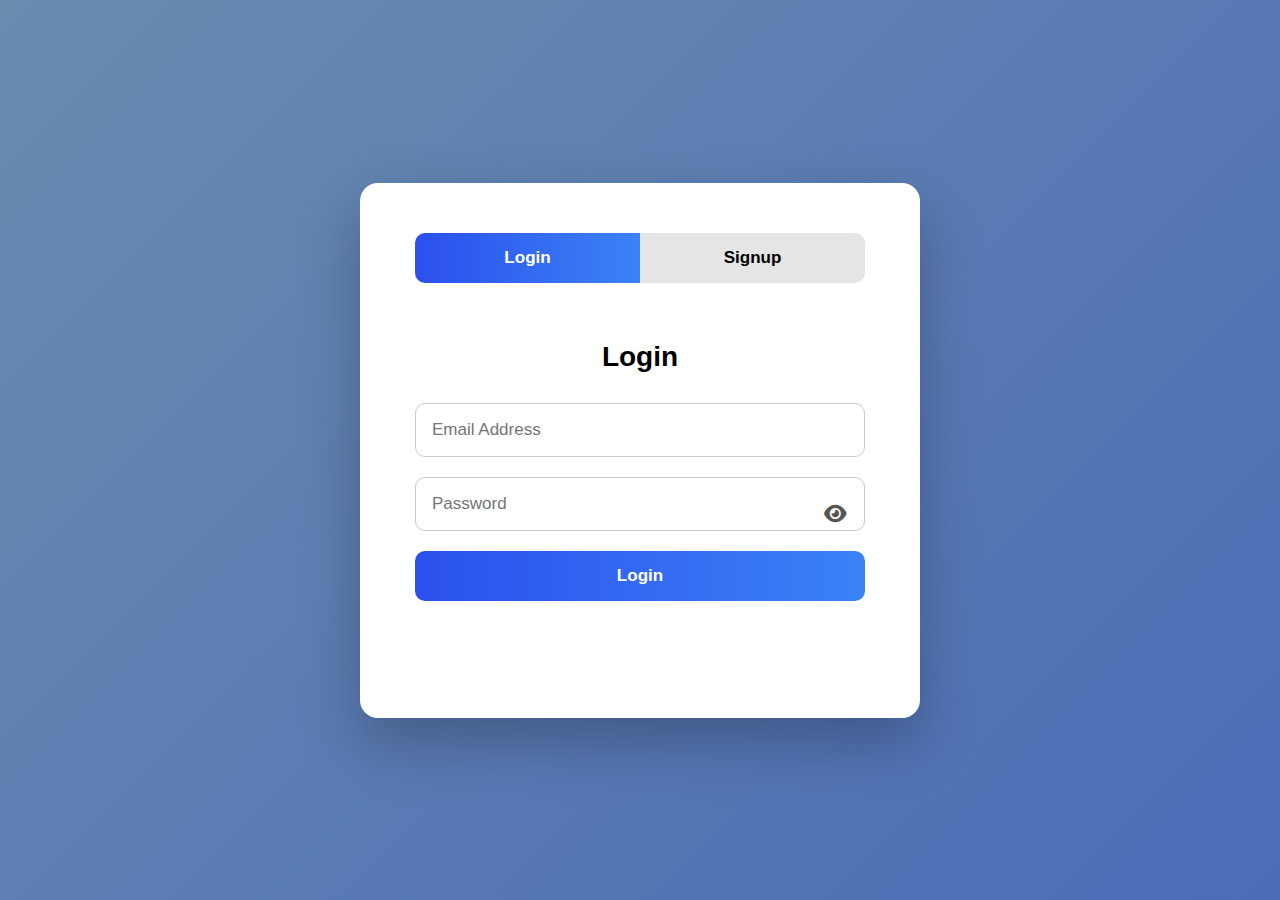
<file: frontend/index.html>
<!DOCTYPE html>
<html lang="en">
<head>
    <meta charset="UTF-8">
    <title>PrimeTrade Auth</title>
    <link rel="stylesheet" href="css/styles.css">
    <link rel="stylesheet" href="https://cdnjs.cloudflare.com/ajax/libs/font-awesome/6.5.1/css/all.min.css">
</head>
<body>

<div class="auth-wrapper">
    <div class="auth-card">

        <div class="toggle-buttons">
            <button id="login-btn" class="active" onclick="showLogin()">Login</button>
            <button id="signup-btn" onclick="showSignup()">Signup</button>
        </div>

        <div class="forms-container">

            <div class="form" id="login-form">
                <h2>Login</h2>
                <input type="email" id="login-email" placeholder="Email Address">

                <div class="password-wrapper">
                    <input type="password" id="login-password" placeholder="Password">
                    <span class="toggle-eye" onclick="togglePassword('login-password', this)">
                        <i class="fa-solid fa-eye"></i>
                    </span>
                </div>

                <button class="submit-btn" onclick="login()">Login</button>
                <p id="login-message" class="message"></p>
            </div>

            <div class="form hidden" id="signup-form">
                <h2>Signup</h2>
                <input type="email" id="reg-email" placeholder="Email Address">

                <div class="password-wrapper">
                    <input type="password" id="reg-password" placeholder="Password">
                    <span class="toggle-eye" onclick="togglePassword('reg-password', this)">
                        <i class="fa-solid fa-eye"></i>
                    </span>
                </div>

                <button class="submit-btn" onclick="register()">Signup</button>
                <p id="reg-message" class="message"></p>
            </div>

        </div>

    </div>
</div>

<script src="js/api.js"></script>
<script src="js/auth.js"></script>
<script src="js/ui.js"></script>

</body>
</html>
</file>
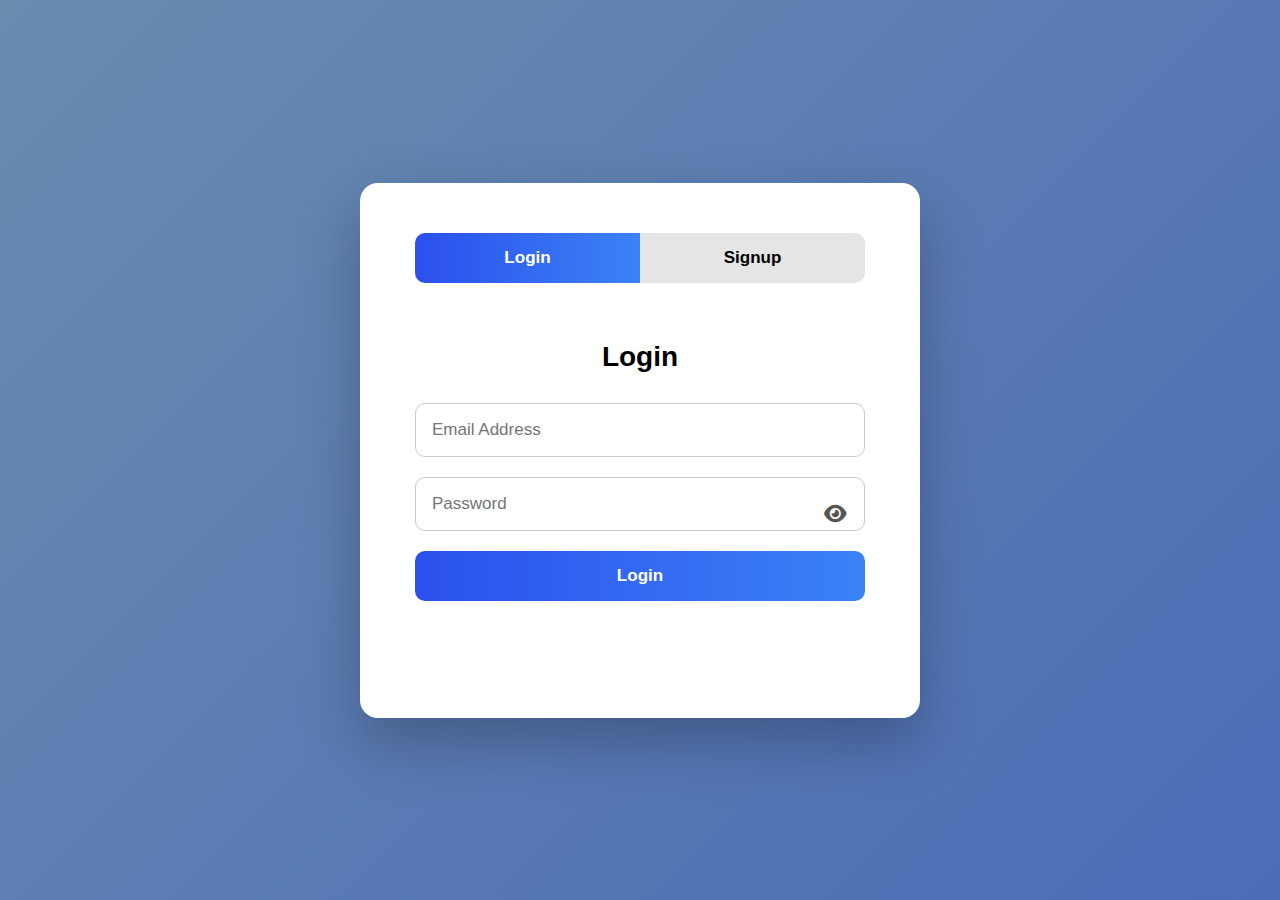
<file: frontend/admin.html>
<!DOCTYPE html>
<html>
<head>
    <title>Admin Panel</title>
    <link rel="stylesheet" href="css/dashboard.css">
</head>
<body>

<div class="dashboard-wrapper">
    <div class="dashboard-card">
        <h2>Admin Panel — Users</h2>

        <div id="users-container">
            Loading users...
        </div>

        <button onclick="window.location.href='dashboard.html'" class="cancel-btn">
            Back to Dashboard
        </button>
    </div>
</div>

<script src="js/api.js"></script>
<script src="js/admin.js"></script>
</body>
</html>
</file>
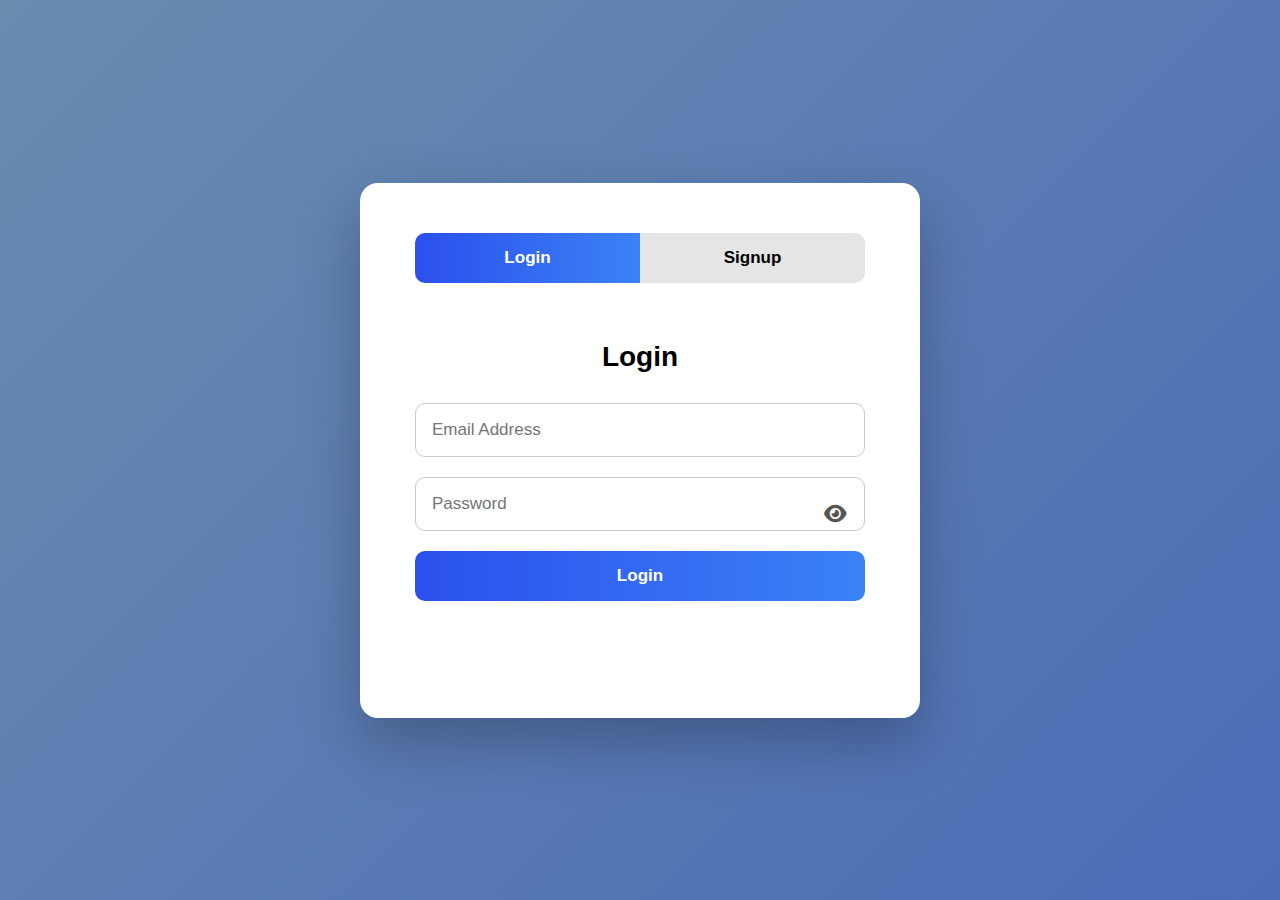
<file: frontend/dashboard.html>
<!DOCTYPE html>
<html>
<head>
    <title>Dashboard</title>
    <link rel="stylesheet" href="css/dashboard.css">
</head>
<body>

<div class="dashboard-wrapper">

    <header class="dashboard-header">
        <h1>Task Dashboard</h1>
        <div class="user-info" id="header-actions">
            <span id="user-role"></span>
            <span id="admin-badge" class="admin-badge hidden">ADMIN MODE</span>
            <button onclick="logout()" class="logout-btn">Logout</button>
        </div>
    </header>

    <section class="create-task">
        <h2>Create Task</h2>
        <input type="text" id="task-title" placeholder="Task Title">
        <textarea id="task-description" placeholder="Task Description"></textarea>
        <button onclick="createTask()" class="primary-btn">Add Task</button>
        <p id="task-message" class="message"></p>
    </section>

    <section class="task-list">
        <h2 id="tasks-heading">Your Tasks</h2>
        <div id="tasks-container"></div>
    </section>

</div>

<script src="js/api.js"></script>
<script src="js/dashboard.js"></script>

<div id="delete-modal" class="modal hidden">
    <div class="modal-content">
        <h3>Confirm Delete</h3>
        <p>Are you sure you want to delete this task?</p>
        <div class="modal-actions">
            <button id="confirm-delete" class="delete-btn">Delete</button>
            <button onclick="closeModal()" class="cancel-btn">Cancel</button>
        </div>
    </div>
</div>

<div id="toast" class="toast hidden"></div>
</body>
</html>
</file>
<file: frontend/css/styles.css>
body {
    margin: 0;
    font-family: 'Segoe UI', sans-serif;
    background: linear-gradient(135deg, #6a8caf, #4b6cb7);
    height: 100vh;
    display: flex;
    justify-content: center;
    align-items: center;
}

.auth-wrapper {
    width: 560px;
    max-width: 90%;
    padding: 40px 35px;
}

.auth-card {
    background: #ffffff;
    padding: 50px 55px 80px 55px;
    border-radius: 18px;
    box-shadow: 0 25px 60px rgba(0,0,0,0.25);
}

.toggle-buttons {
    display: flex;
    margin-bottom: 35px;
    border-radius: 10px;
    overflow: hidden;
}

.toggle-buttons button {
    flex: 1;
    padding: 15px;
    font-size: 17px;
    font-weight: 600;
    border: none;
    cursor: pointer;
    background: #e5e5e5;
    transition: all 0.2s ease;
}

.toggle-buttons button.active {
    background: linear-gradient(90deg, #2b50ed, #3b82f6);
    color: white;
}

.toggle-buttons button:hover {
    opacity: 0.9;
}

.forms-container {
    position: relative;
    min-height: 320px; 
}

.form {
    position: absolute;
    width: 100%;
    transition: opacity 0.25s ease;
    display: flex;
    flex-direction: column;
    align-items: center;
}

.form input,
.form .password-wrapper,
.form .submit-btn {
    width: 100%;
    max-width: 100%;
    
}

.hidden {
    opacity: 0;
    pointer-events: none;
}

.form:not(.hidden) {
    opacity: 1;
}

h2 {
    text-align: center;
    font-size: 28px;
    margin-bottom: 30px;
}

input {
    width: 100%;
    box-sizing: border-box;
    padding: 16px;
    font-size: 17px;
    border-radius: 10px;
    border: 1px solid #ccc;
    margin-bottom: 20px;
}

.password-wrapper {
    position: relative;
    width: 100%;
}

.password-wrapper input {
    padding-right: 55px;
}

.toggle-eye {
    position: absolute;
    right: 18px;
    top: 50%;
    transform: translateY(-50%);
    cursor: pointer;
    font-size: 20px; /* bigger */
    color: #555;
}

.toggle-eye:hover {
    color: #2b50ed;
}

.submit-btn {
    padding: 15px;
    font-size: 17px;
    border: none;
    border-radius: 10px;
    background: linear-gradient(90deg, #2b50ed, #3b82f6);
    color: white;
    font-weight: 600;
    cursor: pointer;
    margin-bottom: 20px;
    transition: all 0.2s ease;
}

.submit-btn:hover {
    transform: translateY(-2px);
    box-shadow: 0 8px 18px rgba(0,0,0,0.18);
}

.submit-btn:active {
    transform: translateY(0);
    box-shadow: none;
}

.message {
    text-align: center;
    font-size: 15px;
    margin-top: 12px;
    margin-bottom: 20px;
    min-height: 24px;
    word-wrap: break-word;
    overflow-wrap: break-word;
    white-space: pre-line;
    line-height: 1.4;
    opacity: 0;
    transition: opacity 0.3s ease;
}

.message.show {
    opacity: 1;
}

.message.error {
    color: #e53935;
    font-weight: 500;
}

.message.success {
    color: #2e7d32;
    font-weight: 500;
}
</file>
<file: frontend/css/dashboard.css>
body {
    margin: 0;
    font-family: 'Segoe UI', sans-serif;
    background: #f4f6f9;
}

.dashboard-wrapper {
    width: 900px;
    max-width: 95%;
    margin: 40px auto;
}

.dashboard-header {
    display: flex;
    justify-content: space-between;
    align-items: center;
    margin-bottom: 40px;
}

.dashboard-header h1 {
    margin: 0;
    font-size: 28px;
}

.user-info {
    display: flex;
    align-items: center;
    gap: 15px;
}

.logout-btn {
    padding: 8px 14px;
    border: none;
    border-radius: 6px;
    background: #e53935;
    color: white;
    cursor: pointer;
}

.create-task {
    background: white;
    padding: 25px;
    border-radius: 10px;
    box-shadow: 0 6px 18px rgba(0,0,0,0.08);
    margin-bottom: 30px;
}

.create-task input,
.create-task textarea {
    width: 100%;
    box-sizing: border-box;
    padding: 12px;
    margin-bottom: 15px;
    border-radius: 6px;
    border: 1px solid #ccc;
}

.create-task textarea {
    resize: vertical;
    min-height: 80px;
}

.primary-btn {
    padding: 10px 16px;
    border: none;
    border-radius: 6px;
    background: #2b50ed;
    color: white;
    cursor: pointer;
}

.task-list {
    background: white;
    padding: 25px;
    border-radius: 10px;
    box-shadow: 0 6px 18px rgba(0,0,0,0.08);
}

.task-item {
    border-bottom: 1px solid #eee;
    padding: 15px 0;
    display: flex;
    justify-content: space-between;
    align-items: center;
}

.task-item:last-child {
    border-bottom: none;
}

.task-content {
    flex: 1;
}

.task-actions button {
    margin-left: 10px;
    padding: 6px 12px;
    border: none;
    border-radius: 5px;
    cursor: pointer;
}

#tasks-container p {
    color: #777;
}

.task-item {
    transition: background 0.2s ease;
}

.task-item:hover {
    background: #f9fafc;
}

.edit-btn {
    background: #fbc02d;
}

.edit-input,
.edit-textarea {
    width: 100%;
    box-sizing: border-box;
    padding: 10px;
    margin-bottom: 10px;
    border-radius: 6px;
    border: 1px solid #ccc;
}

.edit-textarea {
    min-height: 70px;
    resize: vertical;
}

.edit-actions {
    display: flex;
    gap: 10px;
}

.cancel-btn {
    padding: 10px 16px;
    border: none;
    border-radius: 6px;
    background: #9e9e9e;
    color: white;
    cursor: pointer;
}

.delete-btn {
    background: #e53935;
    color: white;
    cursor: pointer;
}

.modal {
    position: fixed;
    inset: 0;
    background: rgba(0, 0, 0, 0.4);
    display: flex;
    justify-content: center;
    align-items: center;
    z-index: 1000;
}

.modal.hidden {
    display: none;
}

.modal-content {
    background: white;
    padding: 30px;
    border-radius: 12px;
    width: 350px;
    text-align: center;
    box-shadow: 0 10px 30px rgba(0,0,0,0.25);
}

.modal-actions {
    margin-top: 20px;
    display: flex;
    justify-content: center;
    gap: 15px;
}

.message {
    margin-top: 10px;
    min-height: 20px;
    font-size: 14px;
}

.toast {
    position: fixed;
    bottom: 30px;
    right: 30px;
    background: #2e7d32;
    color: white;
    padding: 14px 22px;
    border-radius: 8px;
    box-shadow: 0 8px 25px rgba(0,0,0,0.2);
    opacity: 0;
    transition: opacity 0.3s ease, transform 0.3s ease;
    transform: translateY(10px);
    z-index: 2000;
}

.toast.show {
    opacity: 1;
    transform: translateY(0);
}

.toast.error {
    background: #e53935;
}

.admin-badge {
    margin-left: 15px;
    padding: 6px 12px;
    background: #e53935;
    color: white;
    font-size: 13px;
    font-weight: bold;
    border-radius: 20px;
}

.task-owner {
    display: block;
    margin-top: 8px;
    font-size: 12px;
    color: #666;
}

.hidden{
    display: none;
}
</file>
